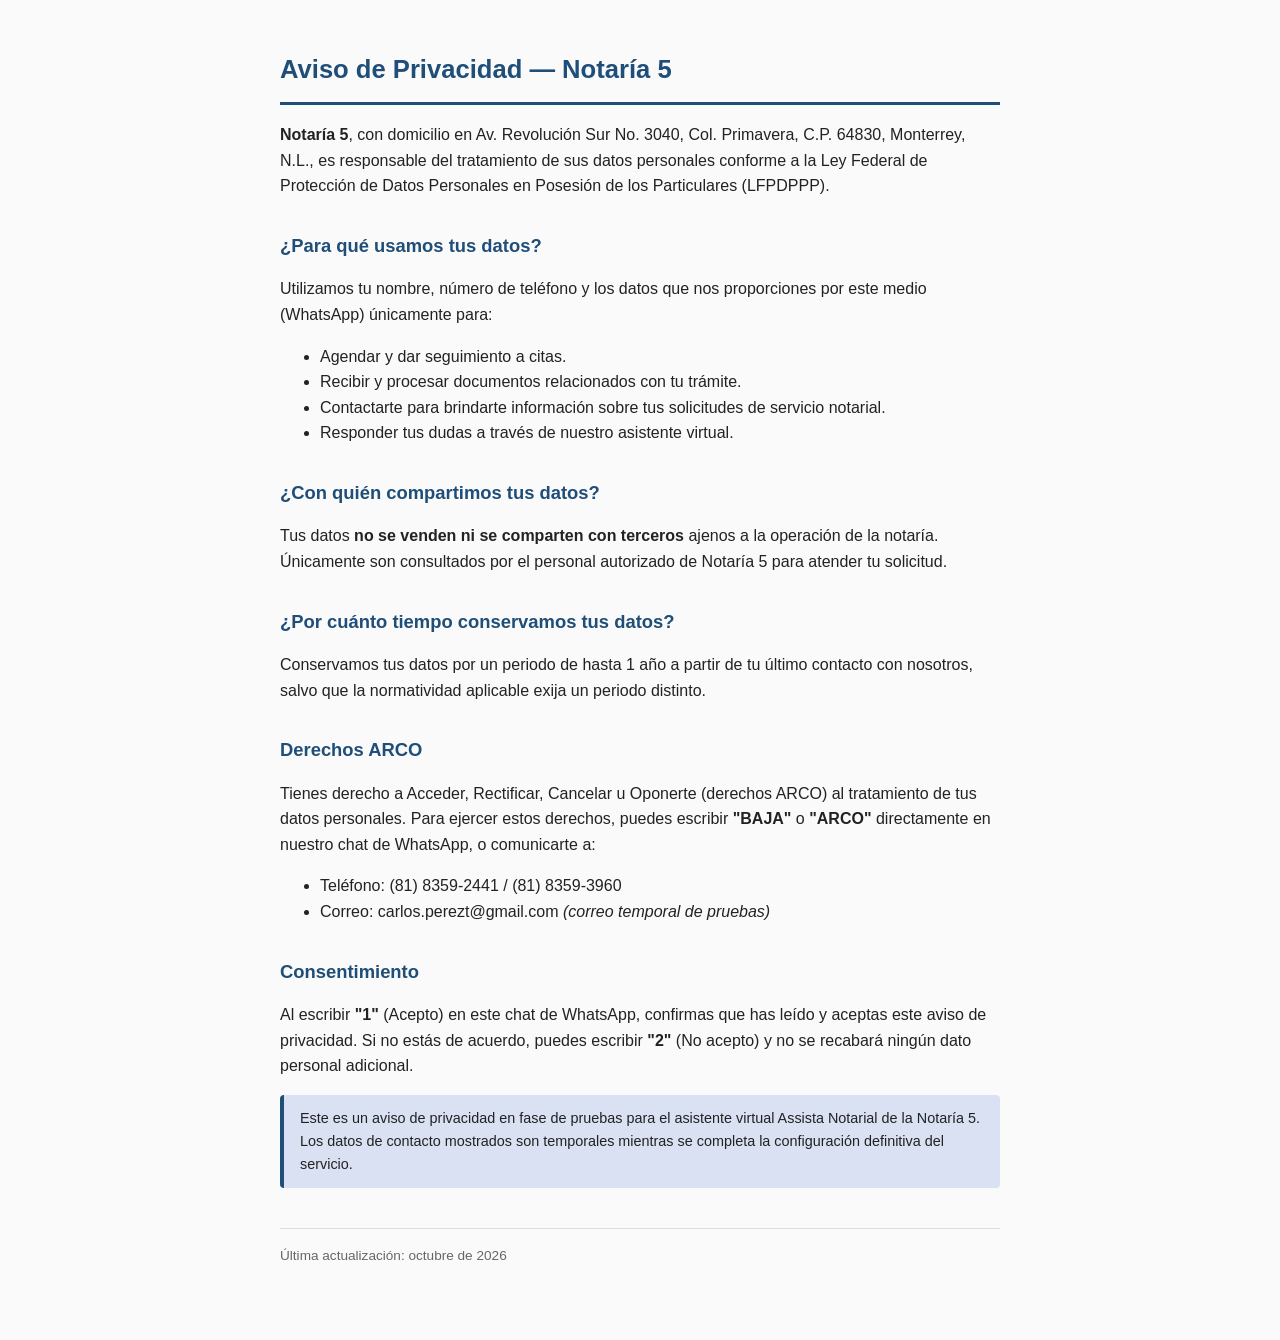
<file: index.html>
<!DOCTYPE html>
<html lang="es-MX">
<head>
<meta charset="UTF-8">
<meta name="viewport" content="width=device-width, initial-scale=1.0">
<title>Aviso de Privacidad — Notaría 5</title>
<link rel="stylesheet" href="styles.css">
</head>
<body>

<h1>Aviso de Privacidad — Notaría 5</h1>

<p><strong>Notaría 5</strong>, con domicilio en Av. Revolución Sur No. 3040,
Col. Primavera, C.P. 64830, Monterrey, N.L., es responsable del tratamiento
de sus datos personales conforme a la Ley Federal de Protección de Datos
Personales en Posesión de los Particulares (LFPDPPP).</p>

<h2>¿Para qué usamos tus datos?</h2>
<p>Utilizamos tu nombre, número de teléfono y los datos que nos proporciones
por este medio (WhatsApp) únicamente para:</p>
<ul>
  <li>Agendar y dar seguimiento a citas.</li>
  <li>Recibir y procesar documentos relacionados con tu trámite.</li>
  <li>Contactarte para brindarte información sobre tus solicitudes de
      servicio notarial.</li>
  <li>Responder tus dudas a través de nuestro asistente virtual.</li>
</ul>

<h2>¿Con quién compartimos tus datos?</h2>
<p>Tus datos <strong>no se venden ni se comparten con terceros</strong> ajenos
a la operación de la notaría. Únicamente son consultados por el personal
autorizado de Notaría 5 para atender tu solicitud.</p>

<h2>¿Por cuánto tiempo conservamos tus datos?</h2>
<p>Conservamos tus datos por un periodo de hasta 1 año a partir de tu último
contacto con nosotros, salvo que la normatividad aplicable exija un periodo
distinto.</p>

<h2>Derechos ARCO</h2>
<p>Tienes derecho a Acceder, Rectificar, Cancelar u Oponerte (derechos ARCO)
al tratamiento de tus datos personales. Para ejercer estos derechos, puedes
escribir <strong>"BAJA"</strong> o <strong>"ARCO"</strong> directamente en
nuestro chat de WhatsApp, o comunicarte a:</p>
<ul>
  <li>Teléfono: (81) 8359-2441 / (81) 8359-3960</li>
  <li>Correo: carlos.perezt@gmail.com <em>(correo temporal de pruebas)</em></li>
</ul>

<h2>Consentimiento</h2>
<p>Al escribir <strong>"1"</strong> (Acepto) en este chat de WhatsApp,
confirmas que has leído y aceptas este aviso de privacidad. Si no estás de
acuerdo, puedes escribir <strong>"2"</strong> (No acepto) y no se recabará
ningún dato personal adicional.</p>

<div class="nota">
  Este es un aviso de privacidad en fase de pruebas para el asistente virtual
  Assista Notarial de la Notaría 5. Los datos de contacto mostrados son
  temporales mientras se completa la configuración definitiva del servicio.
</div>

<p class="fecha">Última actualización: octubre de 2026</p>

</body>
</html>
</file>
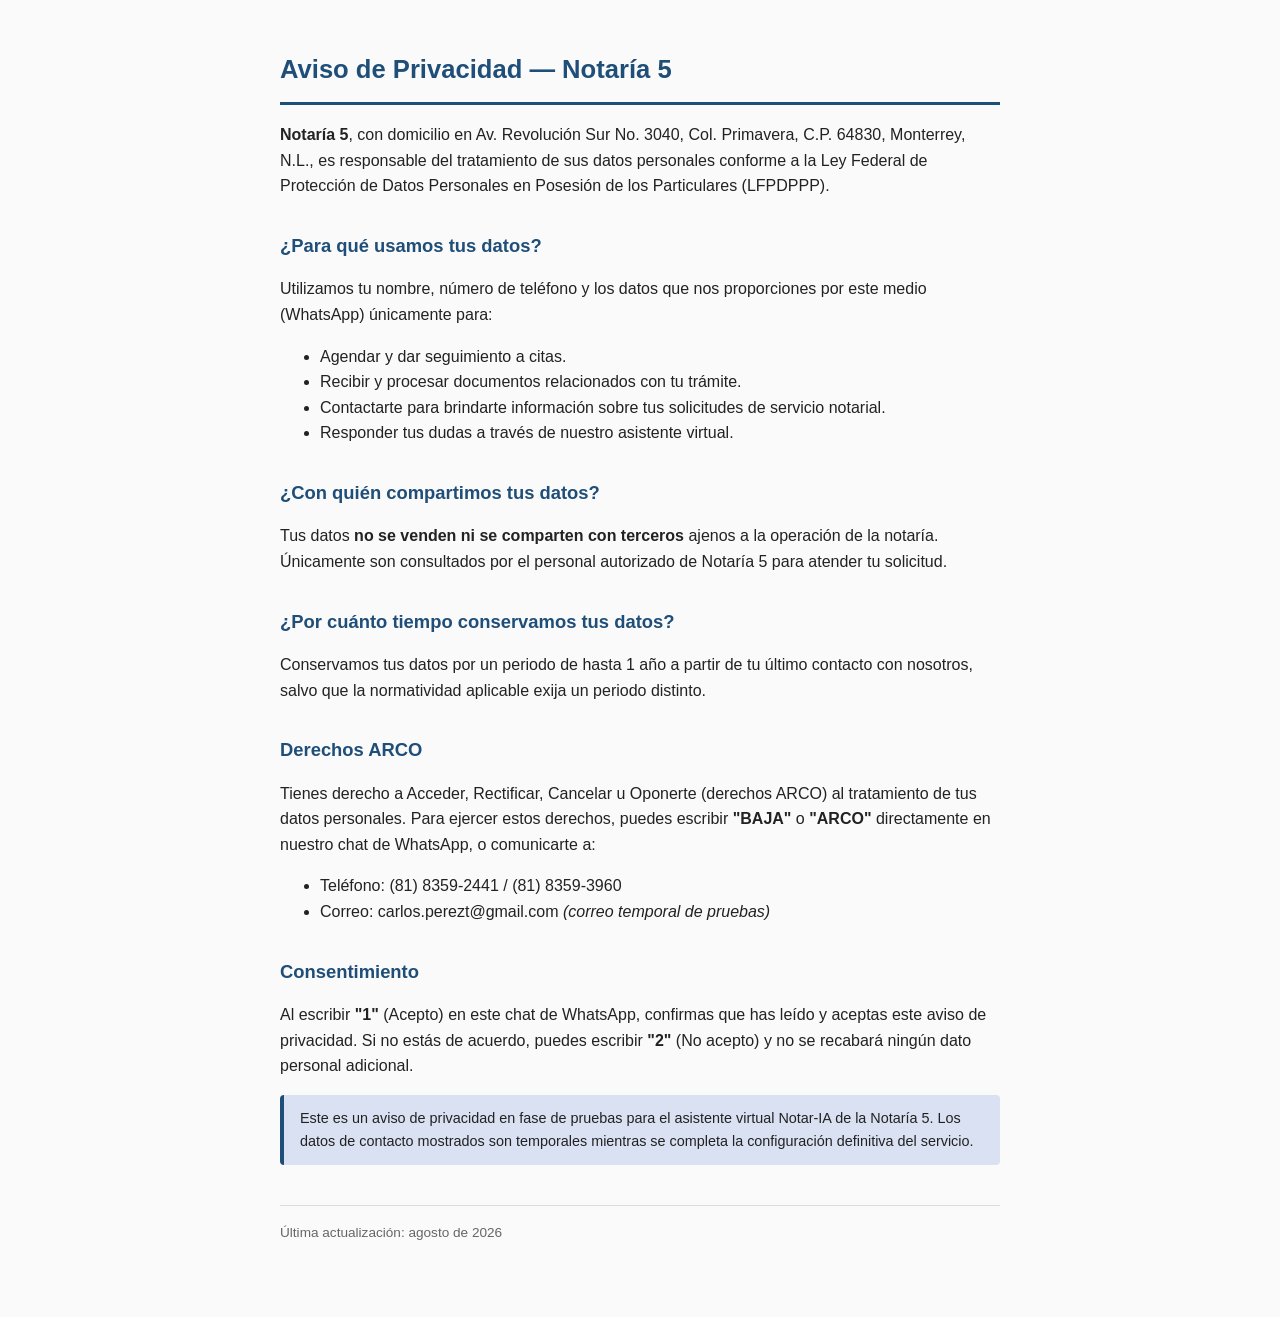
<file: aviso-privacidad-index.html>
<!DOCTYPE html>
<html lang="es-MX">
<head>
<meta charset="UTF-8">
<meta name="viewport" content="width=device-width, initial-scale=1.0">
<title>Aviso de Privacidad — Notaría 5</title>
<style>
  body {
    font-family: -apple-system, BlinkMacSystemFont, "Segoe UI", Roboto, Arial, sans-serif;
    max-width: 720px;
    margin: 0 auto;
    padding: 32px 20px 60px;
    line-height: 1.6;
    color: #222;
    background: #fafafa;
  }
  h1 {
    font-size: 1.6em;
    border-bottom: 3px solid #1F4E79;
    padding-bottom: 12px;
    color: #1F4E79;
  }
  h2 {
    font-size: 1.15em;
    color: #1F4E79;
    margin-top: 32px;
  }
  .nota {
    background: #D9E1F2;
    border-left: 4px solid #1F4E79;
    padding: 12px 16px;
    font-size: 0.9em;
    margin-bottom: 24px;
    border-radius: 4px;
  }
  .fecha {
    font-size: 0.85em;
    color: #666;
    margin-top: 40px;
    border-top: 1px solid #ddd;
    padding-top: 16px;
  }
  a { color: #1F4E79; }
</style>
</head>
<body>

<h1>Aviso de Privacidad — Notaría 5</h1>

<p><strong>Notaría 5</strong>, con domicilio en Av. Revolución Sur No. 3040,
Col. Primavera, C.P. 64830, Monterrey, N.L., es responsable del tratamiento
de sus datos personales conforme a la Ley Federal de Protección de Datos
Personales en Posesión de los Particulares (LFPDPPP).</p>

<h2>¿Para qué usamos tus datos?</h2>
<p>Utilizamos tu nombre, número de teléfono y los datos que nos proporciones
por este medio (WhatsApp) únicamente para:</p>
<ul>
  <li>Agendar y dar seguimiento a citas.</li>
  <li>Recibir y procesar documentos relacionados con tu trámite.</li>
  <li>Contactarte para brindarte información sobre tus solicitudes de
      servicio notarial.</li>
  <li>Responder tus dudas a través de nuestro asistente virtual.</li>
</ul>

<h2>¿Con quién compartimos tus datos?</h2>
<p>Tus datos <strong>no se venden ni se comparten con terceros</strong> ajenos
a la operación de la notaría. Únicamente son consultados por el personal
autorizado de Notaría 5 para atender tu solicitud.</p>

<h2>¿Por cuánto tiempo conservamos tus datos?</h2>
<p>Conservamos tus datos por un periodo de hasta 1 año a partir de tu último
contacto con nosotros, salvo que la normatividad aplicable exija un periodo
distinto.</p>

<h2>Derechos ARCO</h2>
<p>Tienes derecho a Acceder, Rectificar, Cancelar u Oponerte (derechos ARCO)
al tratamiento de tus datos personales. Para ejercer estos derechos, puedes
escribir <strong>"BAJA"</strong> o <strong>"ARCO"</strong> directamente en
nuestro chat de WhatsApp, o comunicarte a:</p>
<ul>
  <li>Teléfono: (81) 8359-2441 / (81) 8359-3960</li>
  <li>Correo: carlos.perezt@gmail.com <em>(correo temporal de pruebas)</em></li>
</ul>

<h2>Consentimiento</h2>
<p>Al escribir <strong>"1"</strong> (Acepto) en este chat de WhatsApp,
confirmas que has leído y aceptas este aviso de privacidad. Si no estás de
acuerdo, puedes escribir <strong>"2"</strong> (No acepto) y no se recabará
ningún dato personal adicional.</p>

<div class="nota">
  Este es un aviso de privacidad en fase de pruebas para el asistente virtual
  Notar-IA de la Notaría 5. Los datos de contacto mostrados son temporales
  mientras se completa la configuración definitiva del servicio.
</div>

<p class="fecha">Última actualización: agosto de 2026</p>

</body>
</html>
</file>
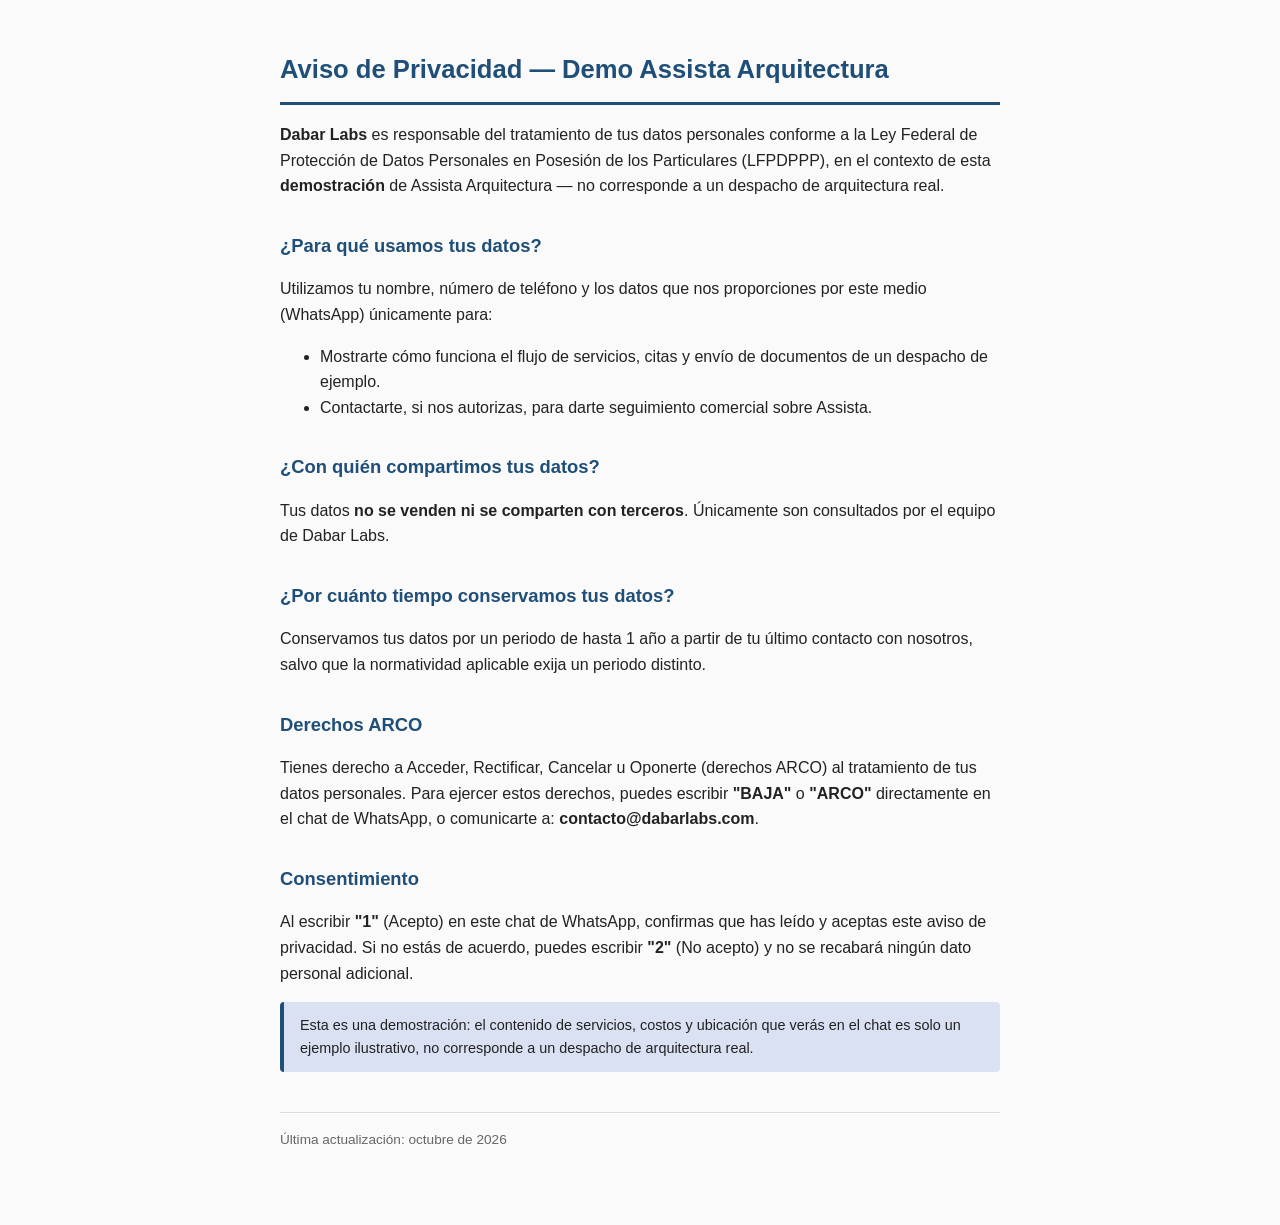
<file: demo-arquitectura.html>
<!DOCTYPE html>
<html lang="es-MX">
<head>
<meta charset="UTF-8">
<meta name="viewport" content="width=device-width, initial-scale=1.0">
<title>Aviso de Privacidad — Demo Assista Arquitectura</title>
<link rel="stylesheet" href="styles.css">
</head>
<body>

<h1>Aviso de Privacidad — Demo Assista Arquitectura</h1>

<p><strong>Dabar Labs</strong> es responsable del tratamiento de tus datos
personales conforme a la Ley Federal de Protección de Datos Personales en
Posesión de los Particulares (LFPDPPP), en el contexto de esta
<strong>demostración</strong> de Assista Arquitectura — no corresponde a un
despacho de arquitectura real.</p>

<h2>¿Para qué usamos tus datos?</h2>
<p>Utilizamos tu nombre, número de teléfono y los datos que nos proporciones
por este medio (WhatsApp) únicamente para:</p>
<ul>
  <li>Mostrarte cómo funciona el flujo de servicios, citas y envío de
      documentos de un despacho de ejemplo.</li>
  <li>Contactarte, si nos autorizas, para darte seguimiento comercial sobre
      Assista.</li>
</ul>

<h2>¿Con quién compartimos tus datos?</h2>
<p>Tus datos <strong>no se venden ni se comparten con terceros</strong>.
Únicamente son consultados por el equipo de Dabar Labs.</p>

<h2>¿Por cuánto tiempo conservamos tus datos?</h2>
<p>Conservamos tus datos por un periodo de hasta 1 año a partir de tu último
contacto con nosotros, salvo que la normatividad aplicable exija un periodo
distinto.</p>

<h2>Derechos ARCO</h2>
<p>Tienes derecho a Acceder, Rectificar, Cancelar u Oponerte (derechos ARCO)
al tratamiento de tus datos personales. Para ejercer estos derechos, puedes
escribir <strong>"BAJA"</strong> o <strong>"ARCO"</strong> directamente en
el chat de WhatsApp, o comunicarte a: <strong>contacto@dabarlabs.com</strong>.</p>

<h2>Consentimiento</h2>
<p>Al escribir <strong>"1"</strong> (Acepto) en este chat de WhatsApp,
confirmas que has leído y aceptas este aviso de privacidad. Si no estás de
acuerdo, puedes escribir <strong>"2"</strong> (No acepto) y no se recabará
ningún dato personal adicional.</p>

<div class="nota">
  Esta es una demostración: el contenido de servicios, costos y ubicación
  que verás en el chat es solo un ejemplo ilustrativo, no corresponde a un
  despacho de arquitectura real.
</div>

<p class="fecha">Última actualización: octubre de 2026</p>

</body>
</html>
</file>
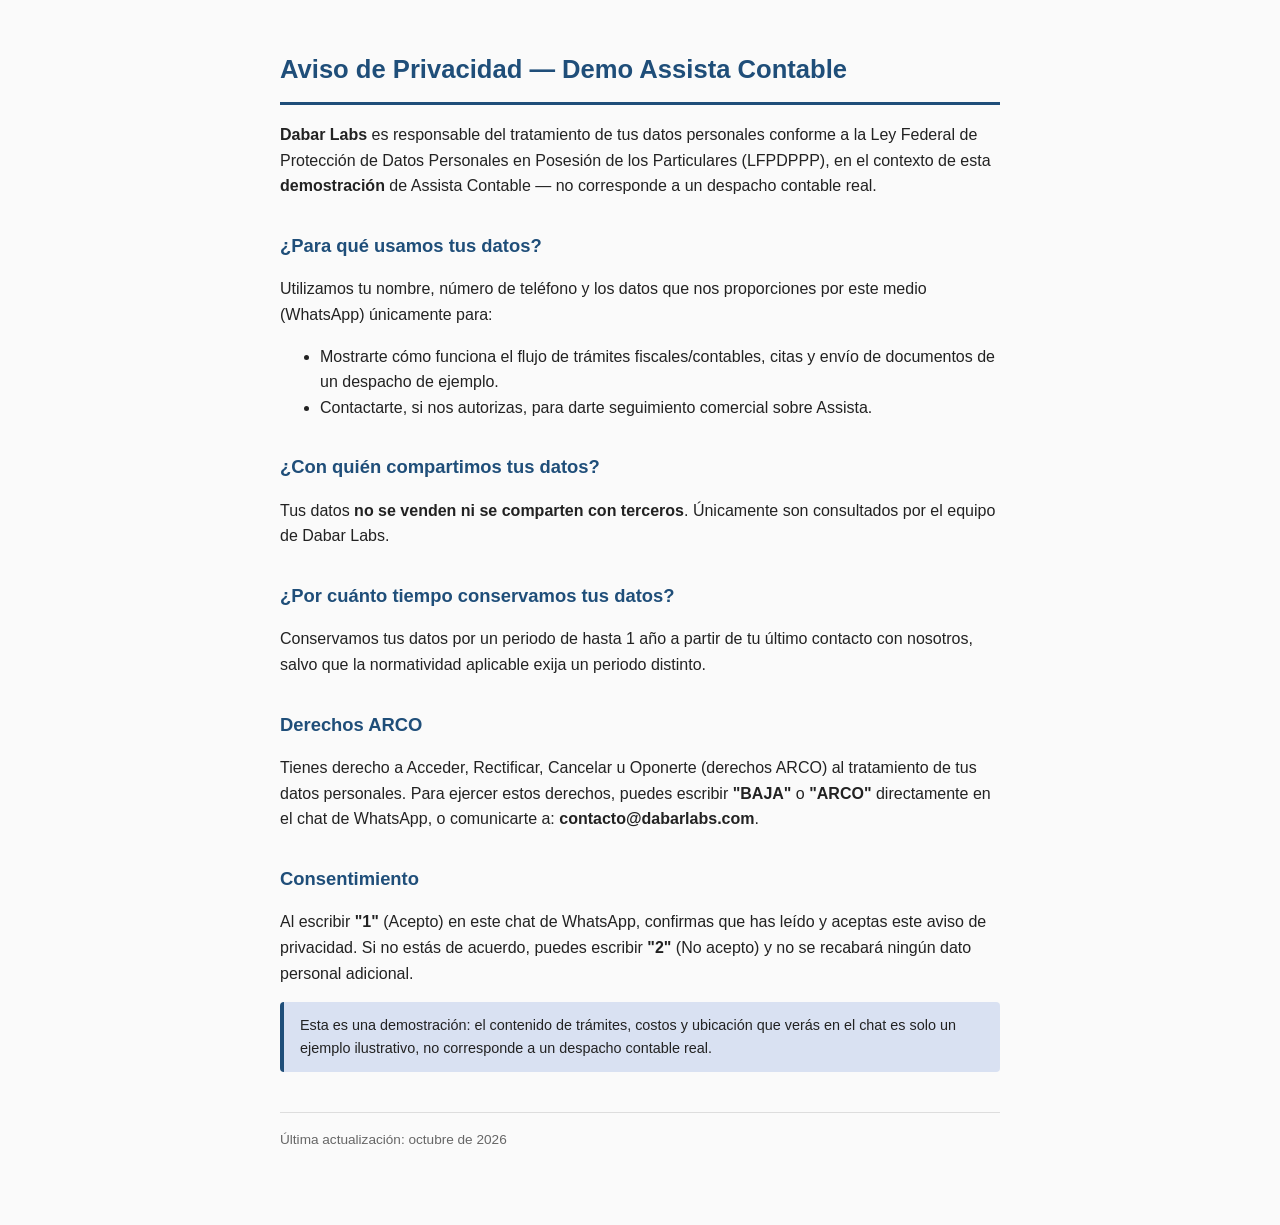
<file: demo-contable.html>
<!DOCTYPE html>
<html lang="es-MX">
<head>
<meta charset="UTF-8">
<meta name="viewport" content="width=device-width, initial-scale=1.0">
<title>Aviso de Privacidad — Demo Assista Contable</title>
<link rel="stylesheet" href="styles.css">
</head>
<body>

<h1>Aviso de Privacidad — Demo Assista Contable</h1>

<p><strong>Dabar Labs</strong> es responsable del tratamiento de tus datos
personales conforme a la Ley Federal de Protección de Datos Personales en
Posesión de los Particulares (LFPDPPP), en el contexto de esta
<strong>demostración</strong> de Assista Contable — no corresponde a un
despacho contable real.</p>

<h2>¿Para qué usamos tus datos?</h2>
<p>Utilizamos tu nombre, número de teléfono y los datos que nos proporciones
por este medio (WhatsApp) únicamente para:</p>
<ul>
  <li>Mostrarte cómo funciona el flujo de trámites fiscales/contables, citas
      y envío de documentos de un despacho de ejemplo.</li>
  <li>Contactarte, si nos autorizas, para darte seguimiento comercial sobre
      Assista.</li>
</ul>

<h2>¿Con quién compartimos tus datos?</h2>
<p>Tus datos <strong>no se venden ni se comparten con terceros</strong>.
Únicamente son consultados por el equipo de Dabar Labs.</p>

<h2>¿Por cuánto tiempo conservamos tus datos?</h2>
<p>Conservamos tus datos por un periodo de hasta 1 año a partir de tu último
contacto con nosotros, salvo que la normatividad aplicable exija un periodo
distinto.</p>

<h2>Derechos ARCO</h2>
<p>Tienes derecho a Acceder, Rectificar, Cancelar u Oponerte (derechos ARCO)
al tratamiento de tus datos personales. Para ejercer estos derechos, puedes
escribir <strong>"BAJA"</strong> o <strong>"ARCO"</strong> directamente en
el chat de WhatsApp, o comunicarte a: <strong>contacto@dabarlabs.com</strong>.</p>

<h2>Consentimiento</h2>
<p>Al escribir <strong>"1"</strong> (Acepto) en este chat de WhatsApp,
confirmas que has leído y aceptas este aviso de privacidad. Si no estás de
acuerdo, puedes escribir <strong>"2"</strong> (No acepto) y no se recabará
ningún dato personal adicional.</p>

<div class="nota">
  Esta es una demostración: el contenido de trámites, costos y ubicación que
  verás en el chat es solo un ejemplo ilustrativo, no corresponde a un
  despacho contable real.
</div>

<p class="fecha">Última actualización: octubre de 2026</p>

</body>
</html>
</file>
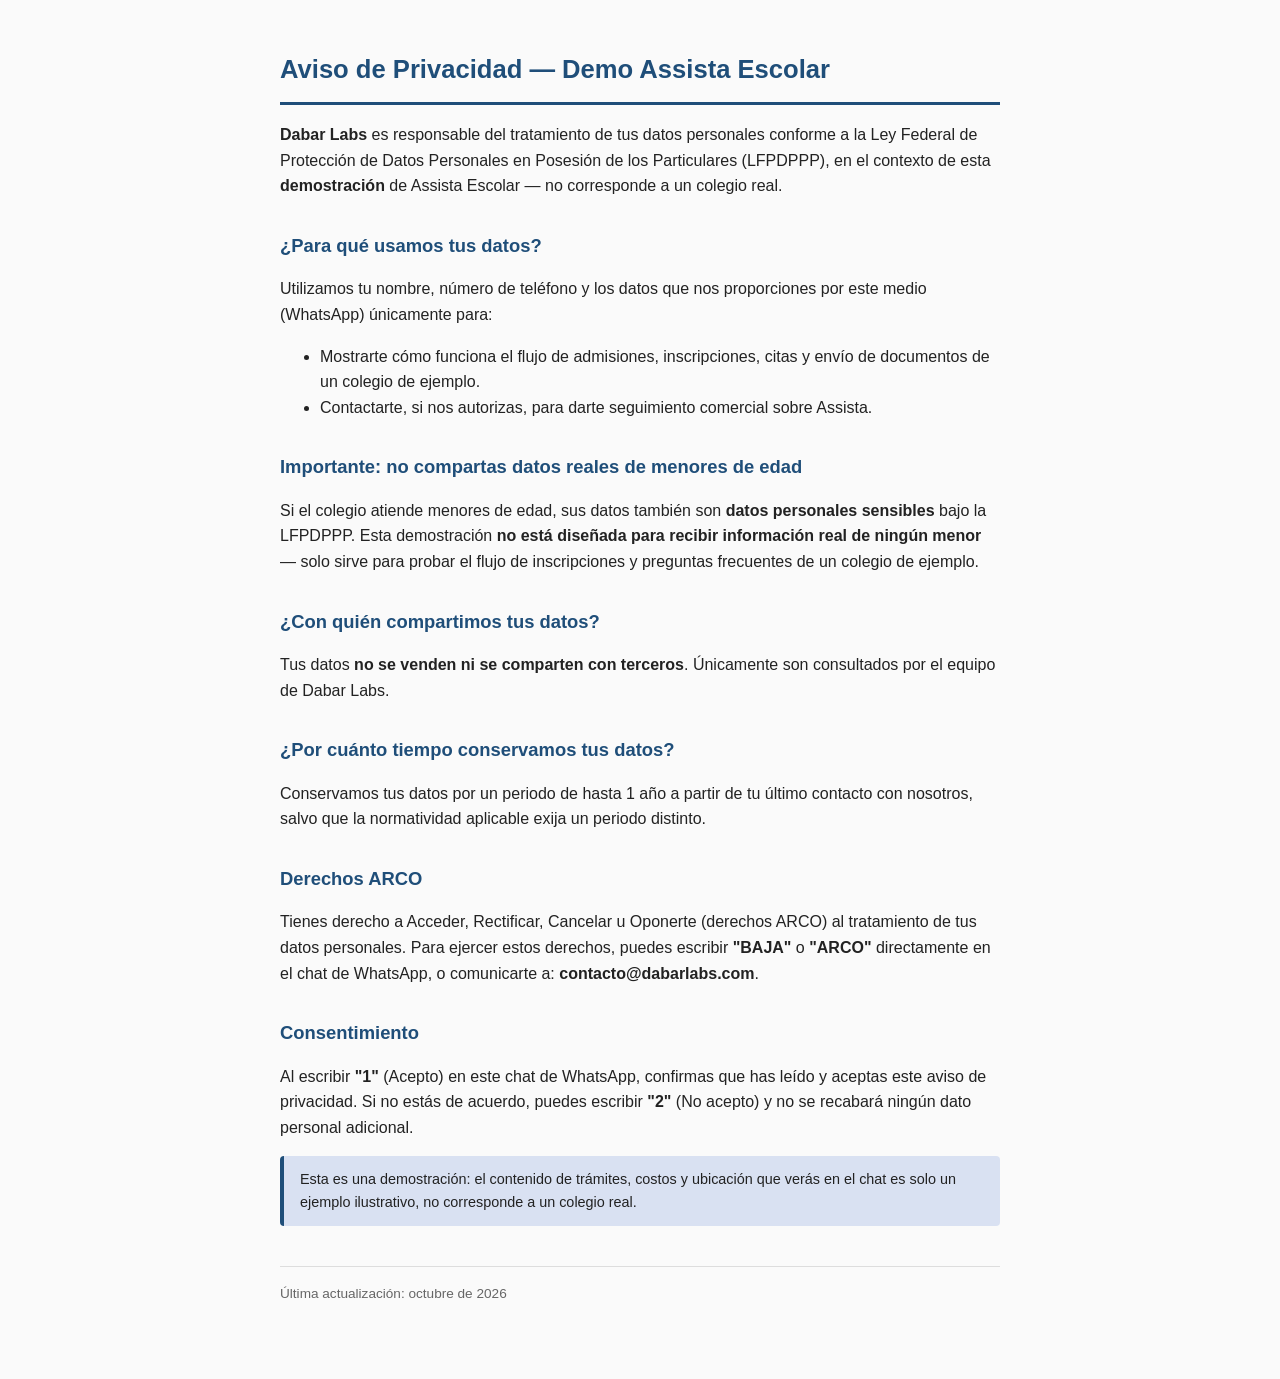
<file: demo-escolar.html>
<!DOCTYPE html>
<html lang="es-MX">
<head>
<meta charset="UTF-8">
<meta name="viewport" content="width=device-width, initial-scale=1.0">
<title>Aviso de Privacidad — Demo Assista Escolar</title>
<link rel="stylesheet" href="styles.css">
</head>
<body>

<h1>Aviso de Privacidad — Demo Assista Escolar</h1>

<p><strong>Dabar Labs</strong> es responsable del tratamiento de tus datos
personales conforme a la Ley Federal de Protección de Datos Personales en
Posesión de los Particulares (LFPDPPP), en el contexto de esta
<strong>demostración</strong> de Assista Escolar — no corresponde a un
colegio real.</p>

<h2>¿Para qué usamos tus datos?</h2>
<p>Utilizamos tu nombre, número de teléfono y los datos que nos proporciones
por este medio (WhatsApp) únicamente para:</p>
<ul>
  <li>Mostrarte cómo funciona el flujo de admisiones, inscripciones, citas
      y envío de documentos de un colegio de ejemplo.</li>
  <li>Contactarte, si nos autorizas, para darte seguimiento comercial sobre
      Assista.</li>
</ul>

<h2>Importante: no compartas datos reales de menores de edad</h2>
<p>Si el colegio atiende menores de edad, sus datos también son
<strong>datos personales sensibles</strong> bajo la LFPDPPP. Esta
demostración <strong>no está diseñada para recibir información real de
ningún menor</strong> — solo sirve para probar el flujo de inscripciones y
preguntas frecuentes de un colegio de ejemplo.</p>

<h2>¿Con quién compartimos tus datos?</h2>
<p>Tus datos <strong>no se venden ni se comparten con terceros</strong>.
Únicamente son consultados por el equipo de Dabar Labs.</p>

<h2>¿Por cuánto tiempo conservamos tus datos?</h2>
<p>Conservamos tus datos por un periodo de hasta 1 año a partir de tu último
contacto con nosotros, salvo que la normatividad aplicable exija un periodo
distinto.</p>

<h2>Derechos ARCO</h2>
<p>Tienes derecho a Acceder, Rectificar, Cancelar u Oponerte (derechos ARCO)
al tratamiento de tus datos personales. Para ejercer estos derechos, puedes
escribir <strong>"BAJA"</strong> o <strong>"ARCO"</strong> directamente en
el chat de WhatsApp, o comunicarte a: <strong>contacto@dabarlabs.com</strong>.</p>

<h2>Consentimiento</h2>
<p>Al escribir <strong>"1"</strong> (Acepto) en este chat de WhatsApp,
confirmas que has leído y aceptas este aviso de privacidad. Si no estás de
acuerdo, puedes escribir <strong>"2"</strong> (No acepto) y no se recabará
ningún dato personal adicional.</p>

<div class="nota">
  Esta es una demostración: el contenido de trámites, costos y ubicación que
  verás en el chat es solo un ejemplo ilustrativo, no corresponde a un
  colegio real.
</div>

<p class="fecha">Última actualización: octubre de 2026</p>

</body>
</html>
</file>
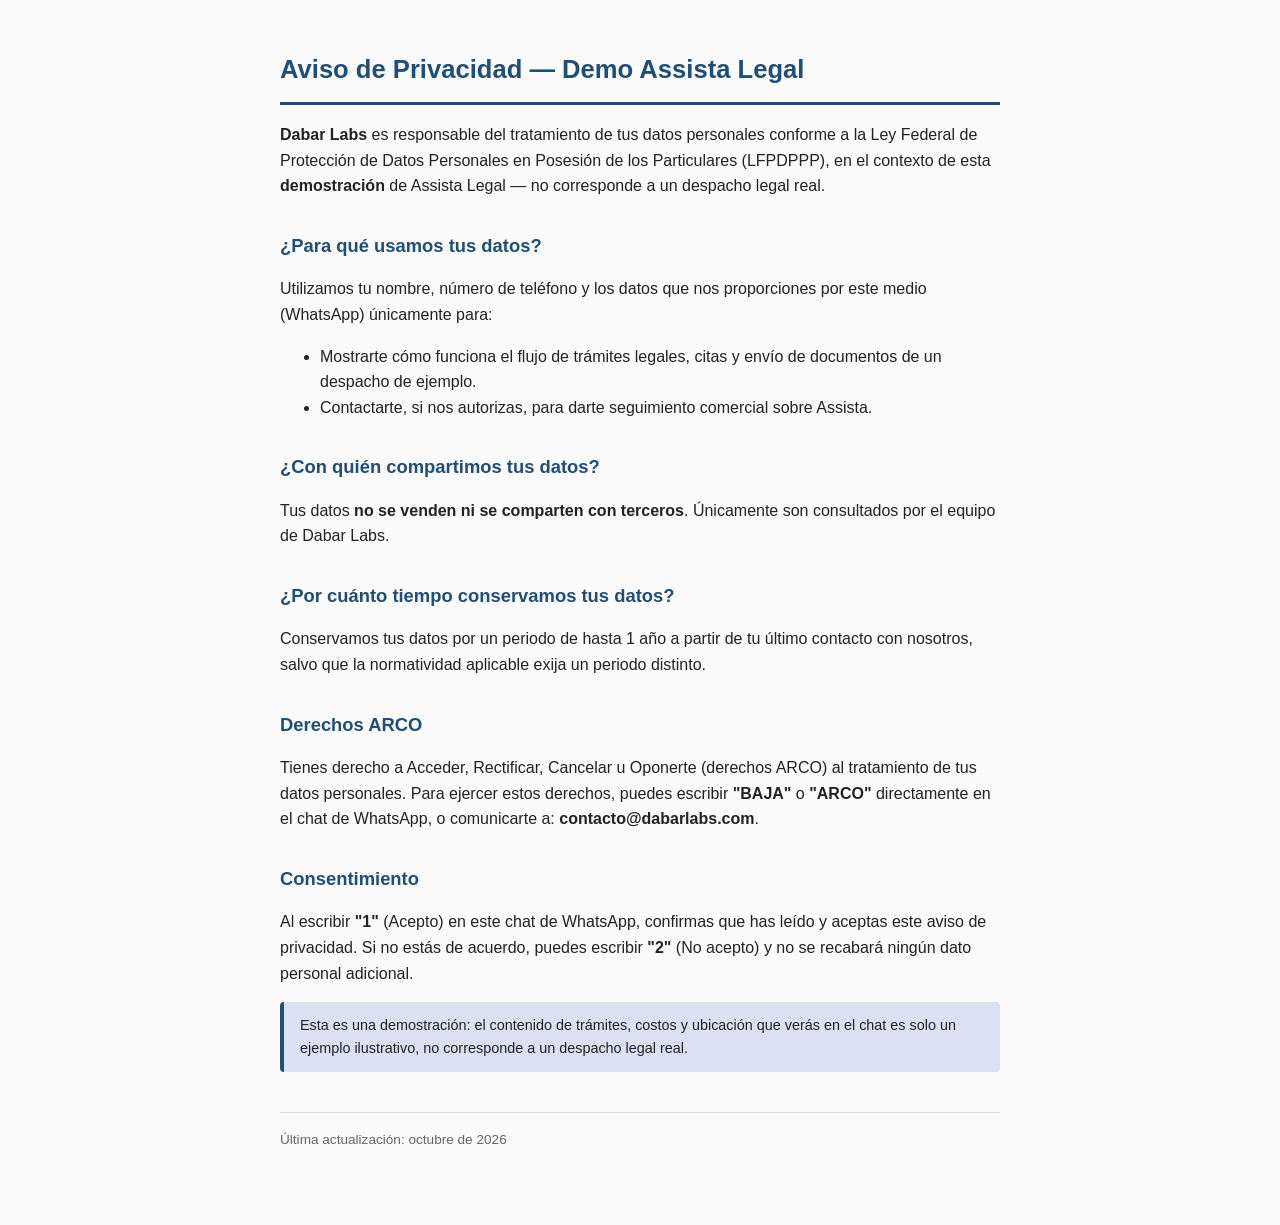
<file: demo-legal.html>
<!DOCTYPE html>
<html lang="es-MX">
<head>
<meta charset="UTF-8">
<meta name="viewport" content="width=device-width, initial-scale=1.0">
<title>Aviso de Privacidad — Demo Assista Legal</title>
<link rel="stylesheet" href="styles.css">
</head>
<body>

<h1>Aviso de Privacidad — Demo Assista Legal</h1>

<p><strong>Dabar Labs</strong> es responsable del tratamiento de tus datos
personales conforme a la Ley Federal de Protección de Datos Personales en
Posesión de los Particulares (LFPDPPP), en el contexto de esta
<strong>demostración</strong> de Assista Legal — no corresponde a un
despacho legal real.</p>

<h2>¿Para qué usamos tus datos?</h2>
<p>Utilizamos tu nombre, número de teléfono y los datos que nos proporciones
por este medio (WhatsApp) únicamente para:</p>
<ul>
  <li>Mostrarte cómo funciona el flujo de trámites legales, citas y envío
      de documentos de un despacho de ejemplo.</li>
  <li>Contactarte, si nos autorizas, para darte seguimiento comercial sobre
      Assista.</li>
</ul>

<h2>¿Con quién compartimos tus datos?</h2>
<p>Tus datos <strong>no se venden ni se comparten con terceros</strong>.
Únicamente son consultados por el equipo de Dabar Labs.</p>

<h2>¿Por cuánto tiempo conservamos tus datos?</h2>
<p>Conservamos tus datos por un periodo de hasta 1 año a partir de tu último
contacto con nosotros, salvo que la normatividad aplicable exija un periodo
distinto.</p>

<h2>Derechos ARCO</h2>
<p>Tienes derecho a Acceder, Rectificar, Cancelar u Oponerte (derechos ARCO)
al tratamiento de tus datos personales. Para ejercer estos derechos, puedes
escribir <strong>"BAJA"</strong> o <strong>"ARCO"</strong> directamente en
el chat de WhatsApp, o comunicarte a: <strong>contacto@dabarlabs.com</strong>.</p>

<h2>Consentimiento</h2>
<p>Al escribir <strong>"1"</strong> (Acepto) en este chat de WhatsApp,
confirmas que has leído y aceptas este aviso de privacidad. Si no estás de
acuerdo, puedes escribir <strong>"2"</strong> (No acepto) y no se recabará
ningún dato personal adicional.</p>

<div class="nota">
  Esta es una demostración: el contenido de trámites, costos y ubicación que
  verás en el chat es solo un ejemplo ilustrativo, no corresponde a un
  despacho legal real.
</div>

<p class="fecha">Última actualización: octubre de 2026</p>

</body>
</html>
</file>
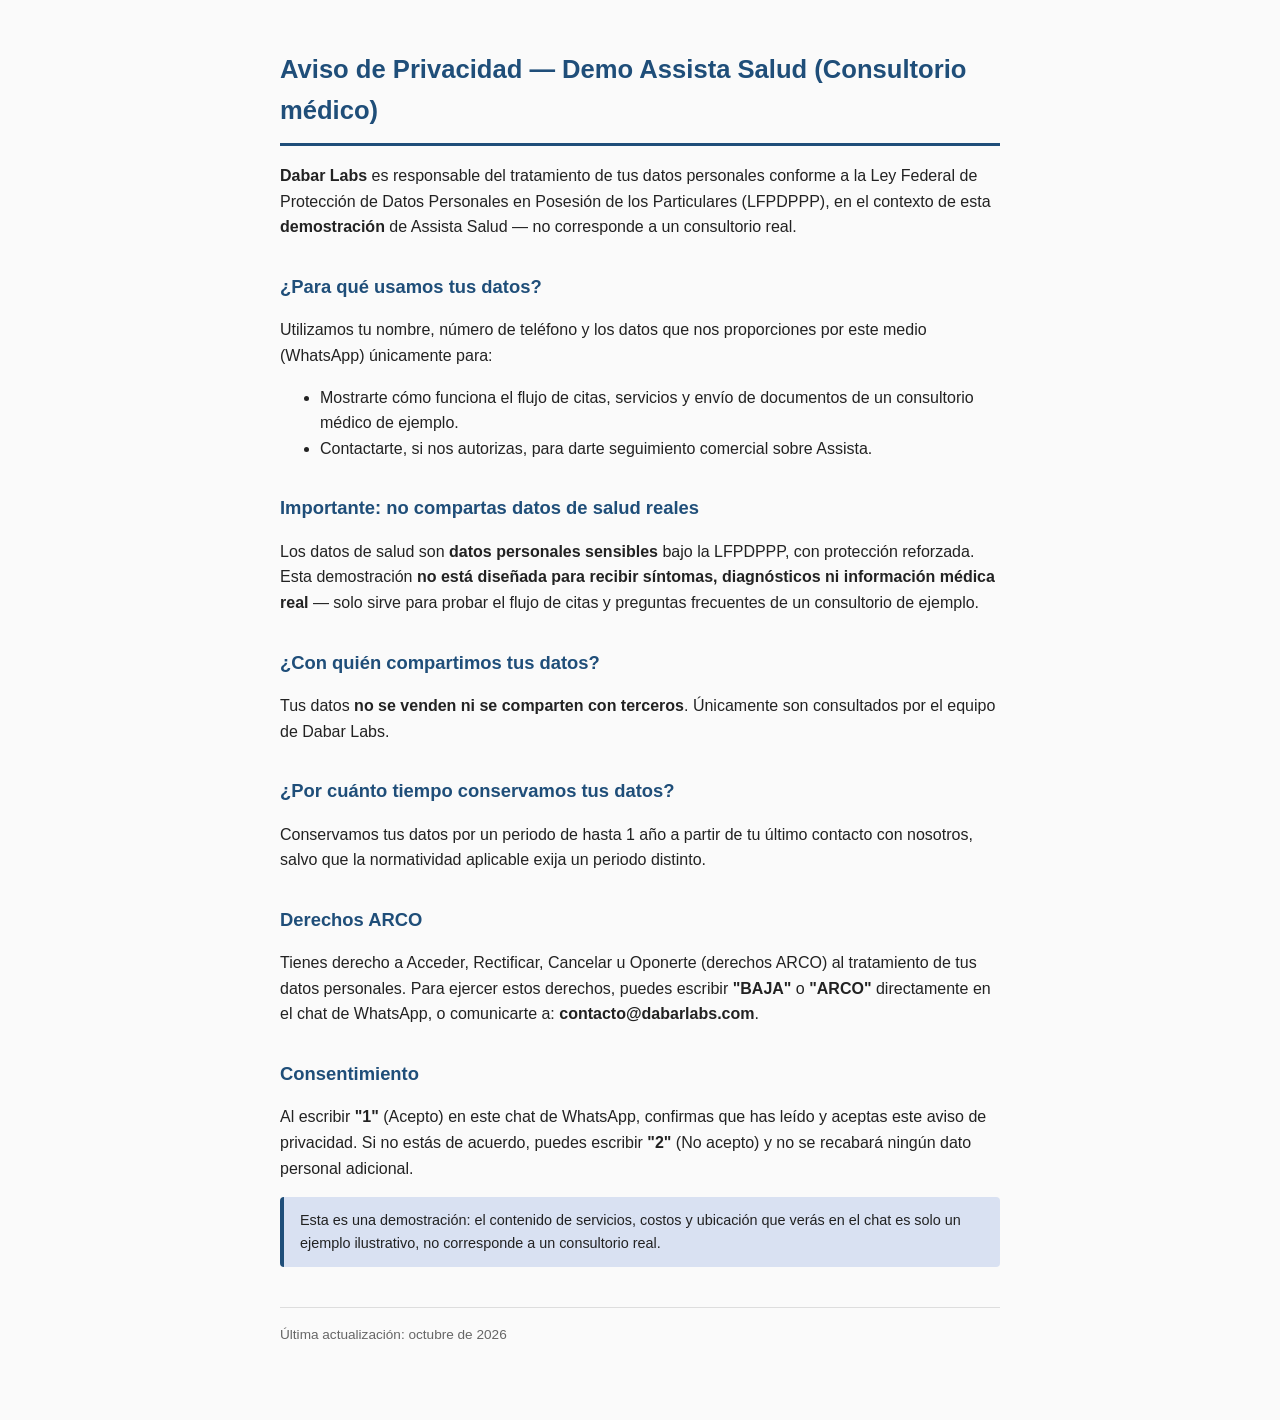
<file: demo-medico.html>
<!DOCTYPE html>
<html lang="es-MX">
<head>
<meta charset="UTF-8">
<meta name="viewport" content="width=device-width, initial-scale=1.0">
<title>Aviso de Privacidad — Demo Assista Salud (Consultorio médico)</title>
<link rel="stylesheet" href="styles.css">
</head>
<body>

<h1>Aviso de Privacidad — Demo Assista Salud (Consultorio médico)</h1>

<p><strong>Dabar Labs</strong> es responsable del tratamiento de tus datos
personales conforme a la Ley Federal de Protección de Datos Personales en
Posesión de los Particulares (LFPDPPP), en el contexto de esta
<strong>demostración</strong> de Assista Salud — no corresponde a un
consultorio real.</p>

<h2>¿Para qué usamos tus datos?</h2>
<p>Utilizamos tu nombre, número de teléfono y los datos que nos proporciones
por este medio (WhatsApp) únicamente para:</p>
<ul>
  <li>Mostrarte cómo funciona el flujo de citas, servicios y envío de
      documentos de un consultorio médico de ejemplo.</li>
  <li>Contactarte, si nos autorizas, para darte seguimiento comercial sobre
      Assista.</li>
</ul>

<h2>Importante: no compartas datos de salud reales</h2>
<p>Los datos de salud son <strong>datos personales sensibles</strong> bajo la
LFPDPPP, con protección reforzada. Esta demostración <strong>no está
diseñada para recibir síntomas, diagnósticos ni información médica
real</strong> — solo sirve para probar el flujo de citas y preguntas
frecuentes de un consultorio de ejemplo.</p>

<h2>¿Con quién compartimos tus datos?</h2>
<p>Tus datos <strong>no se venden ni se comparten con terceros</strong>.
Únicamente son consultados por el equipo de Dabar Labs.</p>

<h2>¿Por cuánto tiempo conservamos tus datos?</h2>
<p>Conservamos tus datos por un periodo de hasta 1 año a partir de tu último
contacto con nosotros, salvo que la normatividad aplicable exija un periodo
distinto.</p>

<h2>Derechos ARCO</h2>
<p>Tienes derecho a Acceder, Rectificar, Cancelar u Oponerte (derechos ARCO)
al tratamiento de tus datos personales. Para ejercer estos derechos, puedes
escribir <strong>"BAJA"</strong> o <strong>"ARCO"</strong> directamente en
el chat de WhatsApp, o comunicarte a: <strong>contacto@dabarlabs.com</strong>.</p>

<h2>Consentimiento</h2>
<p>Al escribir <strong>"1"</strong> (Acepto) en este chat de WhatsApp,
confirmas que has leído y aceptas este aviso de privacidad. Si no estás de
acuerdo, puedes escribir <strong>"2"</strong> (No acepto) y no se recabará
ningún dato personal adicional.</p>

<div class="nota">
  Esta es una demostración: el contenido de servicios, costos y ubicación que
  verás en el chat es solo un ejemplo ilustrativo, no corresponde a un
  consultorio real.
</div>

<p class="fecha">Última actualización: octubre de 2026</p>

</body>
</html>
</file>
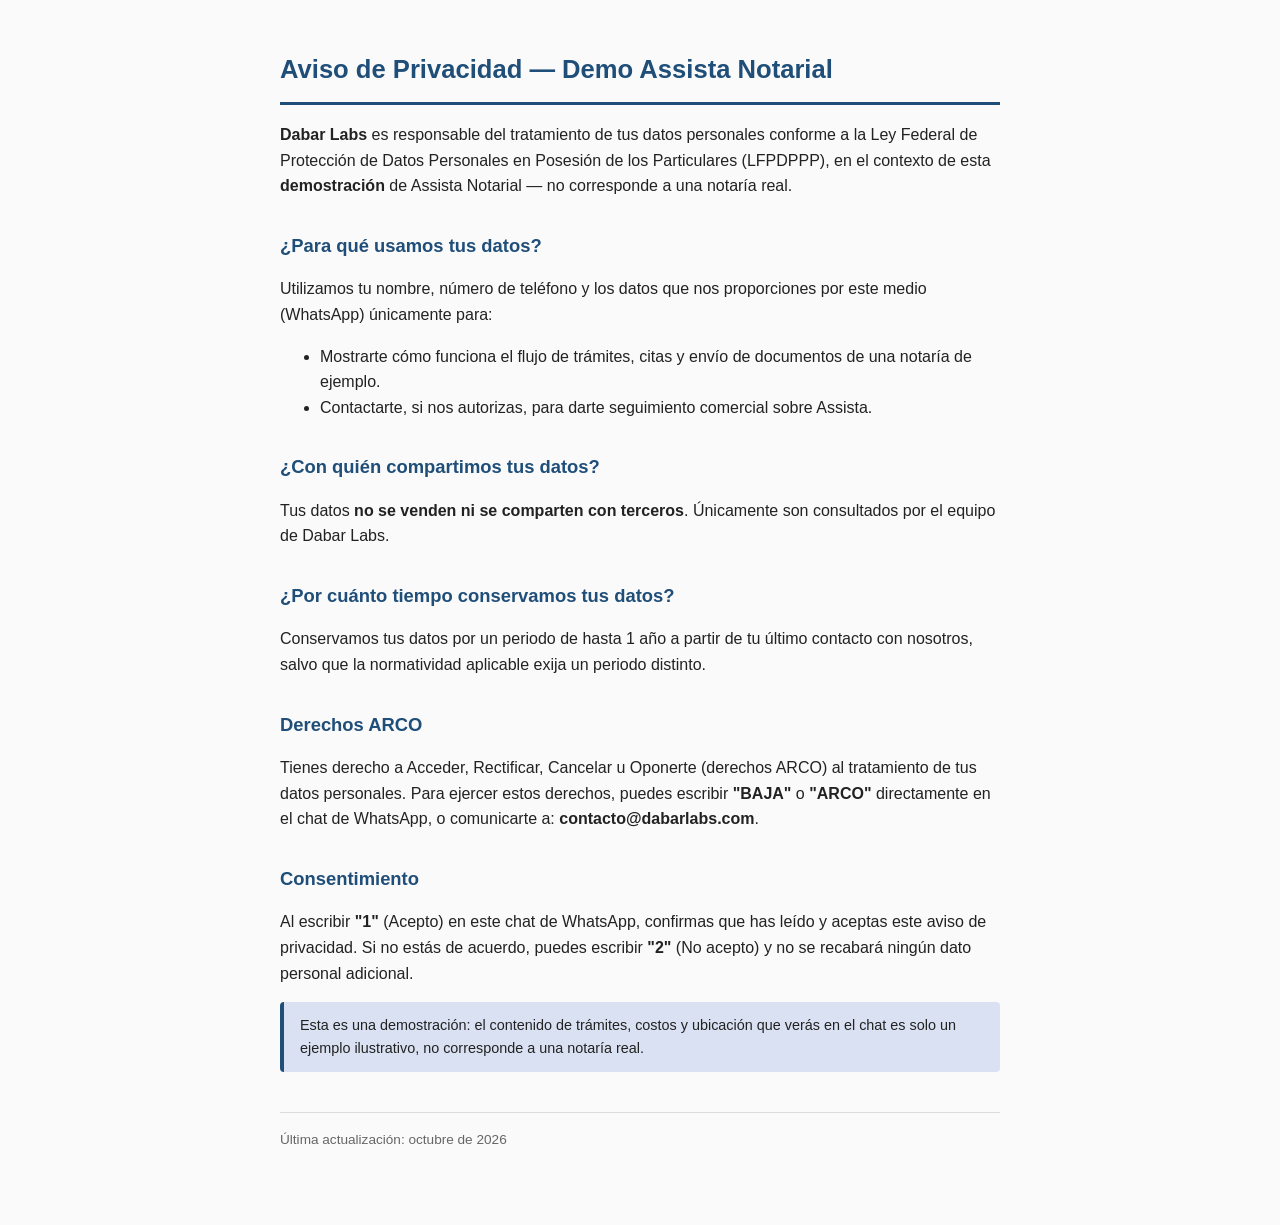
<file: demo-notarial.html>
<!DOCTYPE html>
<html lang="es-MX">
<head>
<meta charset="UTF-8">
<meta name="viewport" content="width=device-width, initial-scale=1.0">
<title>Aviso de Privacidad — Demo Assista Notarial</title>
<link rel="stylesheet" href="styles.css">
</head>
<body>

<h1>Aviso de Privacidad — Demo Assista Notarial</h1>

<p><strong>Dabar Labs</strong> es responsable del tratamiento de tus datos
personales conforme a la Ley Federal de Protección de Datos Personales en
Posesión de los Particulares (LFPDPPP), en el contexto de esta
<strong>demostración</strong> de Assista Notarial — no corresponde a una
notaría real.</p>

<h2>¿Para qué usamos tus datos?</h2>
<p>Utilizamos tu nombre, número de teléfono y los datos que nos proporciones
por este medio (WhatsApp) únicamente para:</p>
<ul>
  <li>Mostrarte cómo funciona el flujo de trámites, citas y envío de
      documentos de una notaría de ejemplo.</li>
  <li>Contactarte, si nos autorizas, para darte seguimiento comercial sobre
      Assista.</li>
</ul>

<h2>¿Con quién compartimos tus datos?</h2>
<p>Tus datos <strong>no se venden ni se comparten con terceros</strong>.
Únicamente son consultados por el equipo de Dabar Labs.</p>

<h2>¿Por cuánto tiempo conservamos tus datos?</h2>
<p>Conservamos tus datos por un periodo de hasta 1 año a partir de tu último
contacto con nosotros, salvo que la normatividad aplicable exija un periodo
distinto.</p>

<h2>Derechos ARCO</h2>
<p>Tienes derecho a Acceder, Rectificar, Cancelar u Oponerte (derechos ARCO)
al tratamiento de tus datos personales. Para ejercer estos derechos, puedes
escribir <strong>"BAJA"</strong> o <strong>"ARCO"</strong> directamente en
el chat de WhatsApp, o comunicarte a: <strong>contacto@dabarlabs.com</strong>.</p>

<h2>Consentimiento</h2>
<p>Al escribir <strong>"1"</strong> (Acepto) en este chat de WhatsApp,
confirmas que has leído y aceptas este aviso de privacidad. Si no estás de
acuerdo, puedes escribir <strong>"2"</strong> (No acepto) y no se recabará
ningún dato personal adicional.</p>

<div class="nota">
  Esta es una demostración: el contenido de trámites, costos y ubicación que
  verás en el chat es solo un ejemplo ilustrativo, no corresponde a una
  notaría real.
</div>

<p class="fecha">Última actualización: octubre de 2026</p>

</body>
</html>
</file>
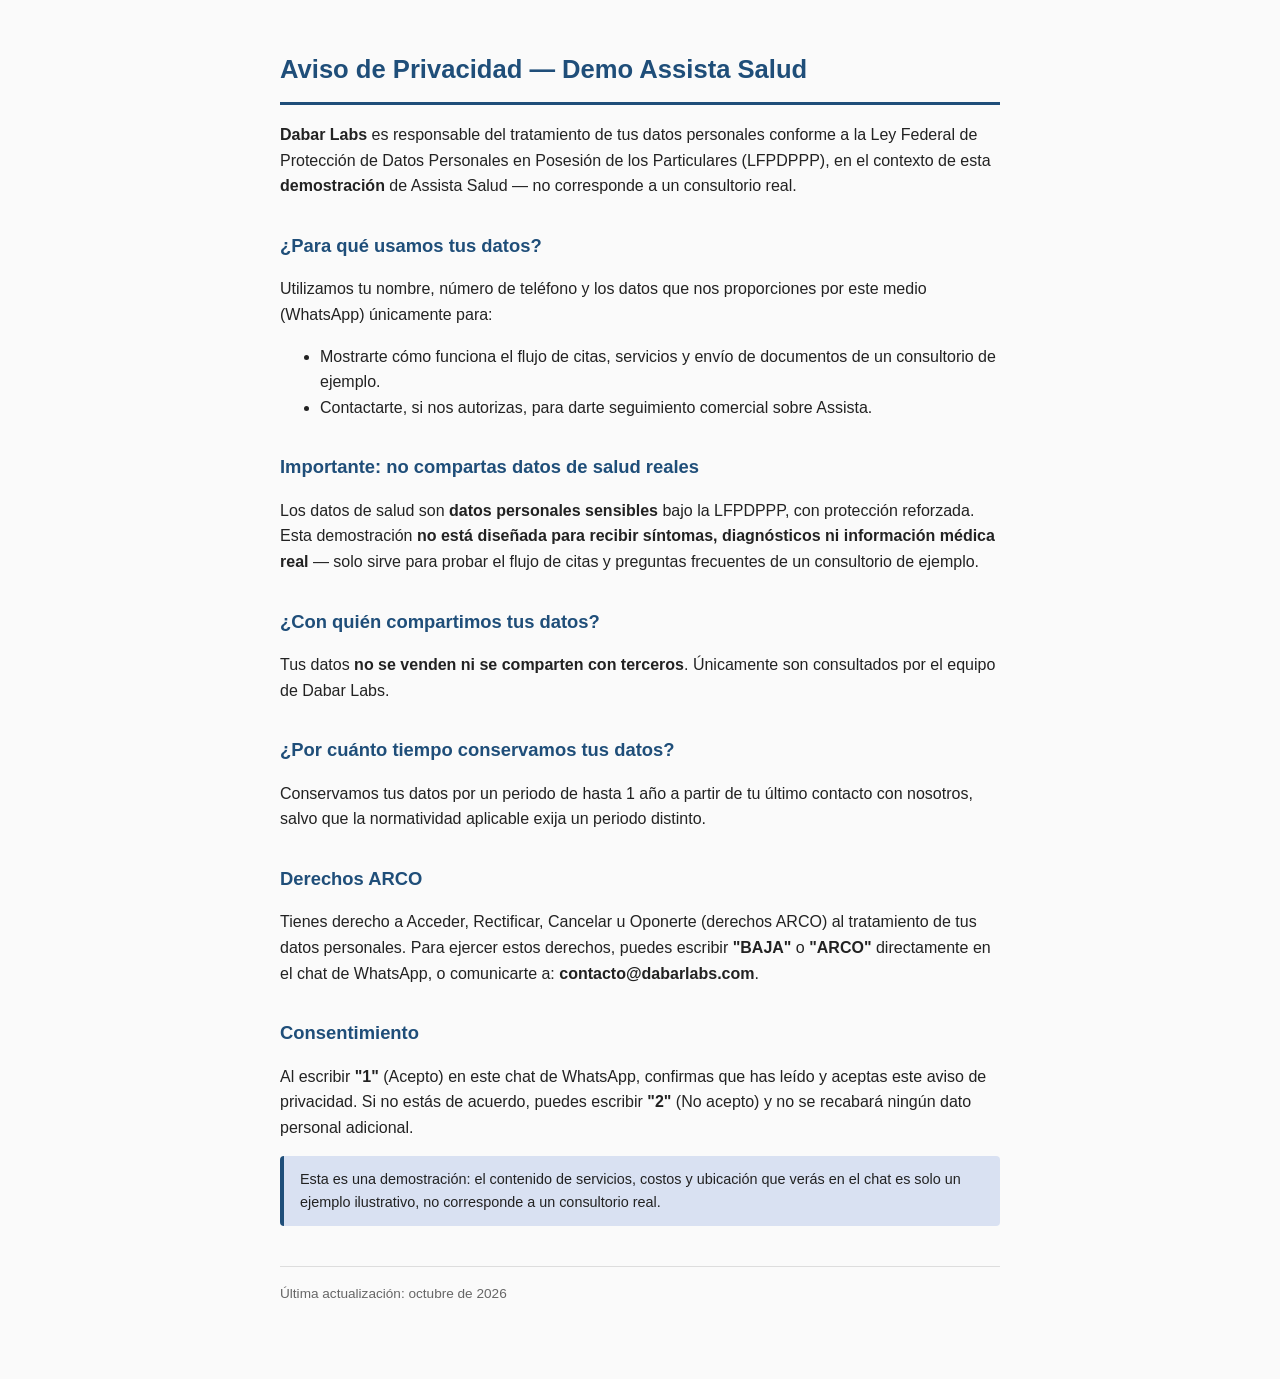
<file: demo-salud.html>
<!DOCTYPE html>
<html lang="es-MX">
<head>
<meta charset="UTF-8">
<meta name="viewport" content="width=device-width, initial-scale=1.0">
<title>Aviso de Privacidad — Demo Assista Salud</title>
<link rel="stylesheet" href="styles.css">
</head>
<body>

<h1>Aviso de Privacidad — Demo Assista Salud</h1>

<p><strong>Dabar Labs</strong> es responsable del tratamiento de tus datos
personales conforme a la Ley Federal de Protección de Datos Personales en
Posesión de los Particulares (LFPDPPP), en el contexto de esta
<strong>demostración</strong> de Assista Salud — no corresponde a un
consultorio real.</p>

<h2>¿Para qué usamos tus datos?</h2>
<p>Utilizamos tu nombre, número de teléfono y los datos que nos proporciones
por este medio (WhatsApp) únicamente para:</p>
<ul>
  <li>Mostrarte cómo funciona el flujo de citas, servicios y envío de
      documentos de un consultorio de ejemplo.</li>
  <li>Contactarte, si nos autorizas, para darte seguimiento comercial sobre
      Assista.</li>
</ul>

<h2>Importante: no compartas datos de salud reales</h2>
<p>Los datos de salud son <strong>datos personales sensibles</strong> bajo la
LFPDPPP, con protección reforzada. Esta demostración <strong>no está
diseñada para recibir síntomas, diagnósticos ni información médica
real</strong> — solo sirve para probar el flujo de citas y preguntas
frecuentes de un consultorio de ejemplo.</p>

<h2>¿Con quién compartimos tus datos?</h2>
<p>Tus datos <strong>no se venden ni se comparten con terceros</strong>.
Únicamente son consultados por el equipo de Dabar Labs.</p>

<h2>¿Por cuánto tiempo conservamos tus datos?</h2>
<p>Conservamos tus datos por un periodo de hasta 1 año a partir de tu último
contacto con nosotros, salvo que la normatividad aplicable exija un periodo
distinto.</p>

<h2>Derechos ARCO</h2>
<p>Tienes derecho a Acceder, Rectificar, Cancelar u Oponerte (derechos ARCO)
al tratamiento de tus datos personales. Para ejercer estos derechos, puedes
escribir <strong>"BAJA"</strong> o <strong>"ARCO"</strong> directamente en
el chat de WhatsApp, o comunicarte a: <strong>contacto@dabarlabs.com</strong>.</p>

<h2>Consentimiento</h2>
<p>Al escribir <strong>"1"</strong> (Acepto) en este chat de WhatsApp,
confirmas que has leído y aceptas este aviso de privacidad. Si no estás de
acuerdo, puedes escribir <strong>"2"</strong> (No acepto) y no se recabará
ningún dato personal adicional.</p>

<div class="nota">
  Esta es una demostración: el contenido de servicios, costos y ubicación que
  verás en el chat es solo un ejemplo ilustrativo, no corresponde a un
  consultorio real.
</div>

<p class="fecha">Última actualización: octubre de 2026</p>

</body>
</html>
</file>
<file: styles.css>
body {
  font-family: -apple-system, BlinkMacSystemFont, "Segoe UI", Roboto, Arial, sans-serif;
  max-width: 720px;
  margin: 0 auto;
  padding: 32px 20px 60px;
  line-height: 1.6;
  color: #222;
  background: #fafafa;
}
h1 {
  font-size: 1.6em;
  border-bottom: 3px solid #1F4E79;
  padding-bottom: 12px;
  color: #1F4E79;
}
h2 {
  font-size: 1.15em;
  color: #1F4E79;
  margin-top: 32px;
}
.nota {
  background: #D9E1F2;
  border-left: 4px solid #1F4E79;
  padding: 12px 16px;
  font-size: 0.9em;
  margin-bottom: 24px;
  border-radius: 4px;
}
.fecha {
  font-size: 0.85em;
  color: #666;
  margin-top: 40px;
  border-top: 1px solid #ddd;
  padding-top: 16px;
}
a { color: #1F4E79; }
</file>
